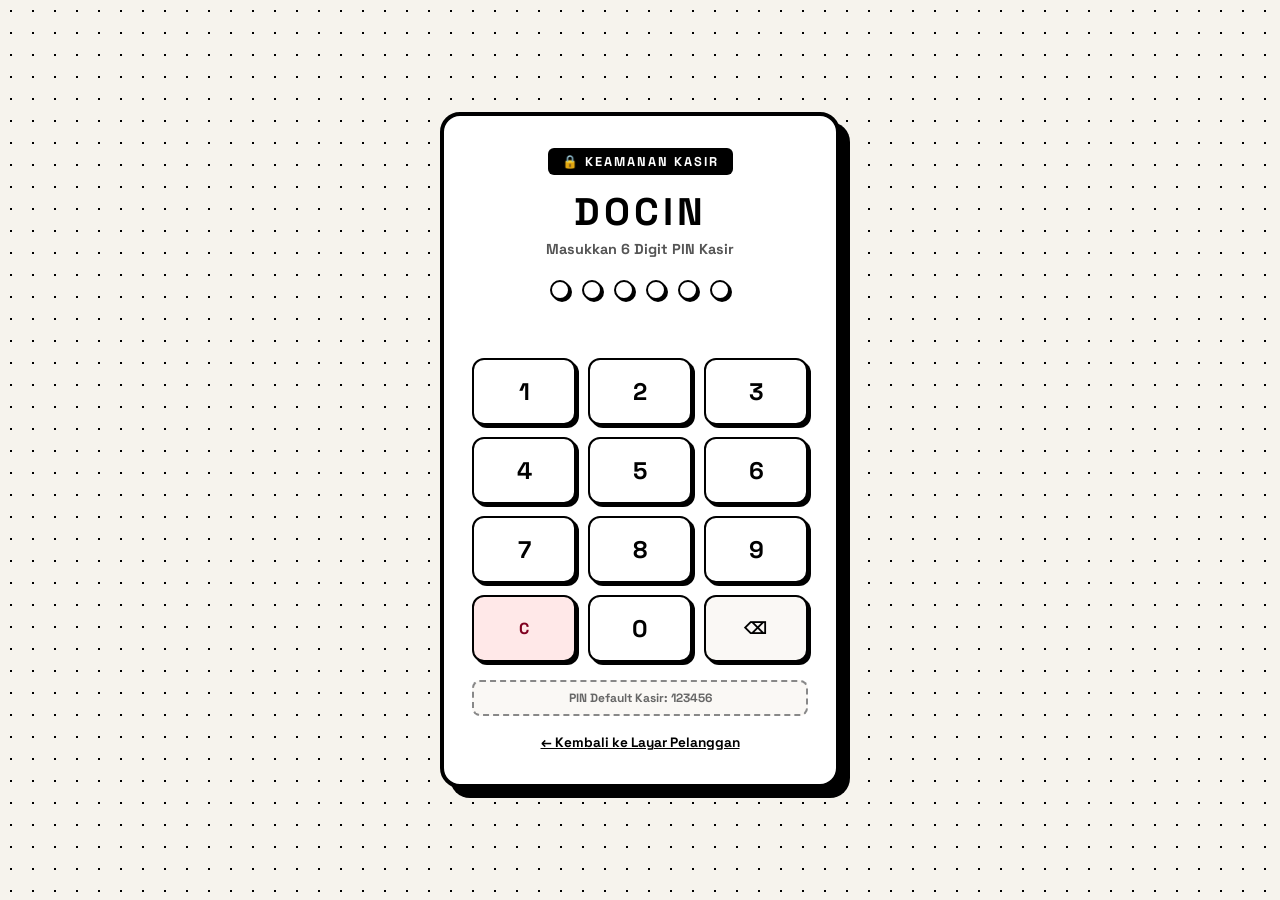
<file: templates/admin/login.html>
<!DOCTYPE html>
<html lang="id">
<head>
  <meta charset="UTF-8">
  <meta name="viewport" content="width=device-width, initial-scale=1">
  <title>DOCIN - Login Kasir (PIN Keamanan)</title>
  <link rel="stylesheet" href="https://fonts.googleapis.com/css2?family=Space+Grotesk:wght@600;700;800;900&display=swap">
  <style>
    :root {
      --black: #000000;
      --white: #FFFFFF;
      --maroon: #800020;
      --maroon-hover: #960026;
      --bg-page: #F6F3ED;
      
      --border-thick: 3.5px solid #000000;
      --border-medium: 2.5px solid #000000;
      --shadow-lg: 8px 8px 0px #000000;
      --shadow-md: 5px 5px 0px #000000;
      --shadow-sm: 3px 3px 0px #000000;
    }

    * { box-sizing: border-box; margin: 0; padding: 0; }

    body {
      background-color: var(--bg-page);
      background-image: radial-gradient(#000000 1.2px, transparent 1.2px);
      background-size: 22px 22px;
      color: var(--black);
      font-family: 'Space Grotesk', sans-serif;
      min-height: 100vh;
      display: flex;
      flex-direction: column;
      align-items: center;
      justify-content: center;
      padding: 20px;
    }

    .login-card {
      background: var(--white);
      border: 4px solid var(--black);
      border-radius: 20px;
      padding: 32px 28px;
      max-width: 400px;
      width: 100%;
      text-align: center;
      box-shadow: 10px 10px 0px var(--black);
    }

    .badge-lock {
      display: inline-flex;
      align-items: center;
      gap: 6px;
      background: var(--black);
      color: var(--white);
      font-size: 0.8rem;
      font-weight: 800;
      letter-spacing: 2px;
      padding: 5px 14px;
      border-radius: 6px;
      margin-bottom: 12px;
      text-transform: uppercase;
    }

    .brand-title {
      font-size: 2.4rem;
      font-weight: 900;
      letter-spacing: 4px;
      margin-bottom: 4px;
    }

    .brand-subtitle {
      color: #555555;
      font-size: 0.9rem;
      font-weight: 700;
      margin-bottom: 22px;
    }

    /* PIN Dots Display */
    .pin-display {
      display: flex;
      justify-content: center;
      gap: 12px;
      margin-bottom: 20px;
    }

    .pin-dot {
      width: 20px;
      height: 20px;
      border-radius: 50%;
      border: 2.5px solid var(--black);
      background: var(--white);
      box-shadow: 2px 2px 0px var(--black);
      transition: all 0.15s ease;
    }

    .pin-dot.filled {
      background: var(--maroon);
      transform: scale(1.15);
    }

    /* Keypad Grid */
    .keypad {
      display: grid;
      grid-template-columns: repeat(3, 1fr);
      gap: 12px;
      margin-bottom: 18px;
    }

    .key-btn {
      padding: 16px 0;
      font-family: 'Space Grotesk', sans-serif;
      font-size: 1.5rem;
      font-weight: 900;
      background: var(--white);
      color: var(--black);
      border: var(--border-medium);
      border-radius: 12px;
      box-shadow: var(--shadow-sm);
      cursor: pointer;
      user-select: none;
      transition: all 0.1s ease;
      display: flex;
      align-items: center;
      justify-content: center;
    }

    .key-btn:hover {
      background: #EFEBE4;
      transform: translate(-2px, -2px);
      box-shadow: 5px 5px 0px var(--black);
    }

    .key-btn:active {
      transform: translate(2px, 2px);
      box-shadow: 1px 1px 0px var(--black);
    }

    .key-btn.action-btn {
      font-size: 1rem;
      letter-spacing: 1px;
    }

    .key-btn.btn-clear {
      background: #FFE8E8;
      color: var(--maroon);
    }

    .key-btn.btn-del {
      background: #FAF8F5;
    }

    #error-msg {
      min-height: 24px;
      font-size: 0.85rem;
      font-weight: 800;
      color: var(--maroon);
      margin-bottom: 14px;
    }

    .hint-box {
      background: #FAF8F5;
      border: 2px dashed #888888;
      border-radius: 8px;
      padding: 8px 12px;
      font-size: 0.75rem;
      font-weight: 700;
      color: #666666;
    }

    .link-back {
      display: inline-block;
      margin-top: 18px;
      color: var(--black);
      font-size: 0.85rem;
      font-weight: 800;
      text-decoration: underline;
    }
  </style>
</head>
<body>
  <div class="login-card">
    <div class="badge-lock">🔒 KEAMANAN KASIR</div>
    <h1 class="brand-title">DOCIN</h1>
    <p class="brand-subtitle">Masukkan 6 Digit PIN Kasir</p>

    <!-- Visual PIN Dots -->
    <div class="pin-display">
      <div class="pin-dot" id="dot-0"></div>
      <div class="pin-dot" id="dot-1"></div>
      <div class="pin-dot" id="dot-2"></div>
      <div class="pin-dot" id="dot-3"></div>
      <div class="pin-dot" id="dot-4"></div>
      <div class="pin-dot" id="dot-5"></div>
    </div>

    <div id="error-msg"></div>

    <!-- Keypad Numpad -->
    <div class="keypad">
      <button class="key-btn" onclick="pressKey('1')">1</button>
      <button class="key-btn" onclick="pressKey('2')">2</button>
      <button class="key-btn" onclick="pressKey('3')">3</button>
      
      <button class="key-btn" onclick="pressKey('4')">4</button>
      <button class="key-btn" onclick="pressKey('5')">5</button>
      <button class="key-btn" onclick="pressKey('6')">6</button>
      
      <button class="key-btn" onclick="pressKey('7')">7</button>
      <button class="key-btn" onclick="pressKey('8')">8</button>
      <button class="key-btn" onclick="pressKey('9')">9</button>
      
      <button class="key-btn action-btn btn-clear" onclick="clearPin()">C</button>
      <button class="key-btn" onclick="pressKey('0')">0</button>
      <button class="key-btn action-btn btn-del" onclick="deletePin()">⌫</button>
    </div>

    <div class="hint-box">
      PIN Default Kasir: <strong>123456</strong>
    </div>

    <a href="/" class="link-back">← Kembali ke Layar Pelanggan</a>
  </div>

  <script>
    let currentPin = "";
    const errorEl = document.getElementById("error-msg");

    function updateDots() {
      for (let i = 0; i < 6; i++) {
        const dot = document.getElementById("dot-" + i);
        if (i < currentPin.length) {
          dot.classList.add("filled");
        } else {
          dot.classList.remove("filled");
        }
      }
    }

    function pressKey(digit) {
      if (currentPin.length < 6) {
        currentPin += digit;
        updateDots();
        errorEl.textContent = "";
        if (currentPin.length === 6) {
          submitPin();
        }
      }
    }

    function deletePin() {
      if (currentPin.length > 0) {
        currentPin = currentPin.slice(0, -1);
        updateDots();
        errorEl.textContent = "";
      }
    }

    function clearPin() {
      currentPin = "";
      updateDots();
      errorEl.textContent = "";
    }

    async function submitPin() {
      errorEl.textContent = "Memverifikasi...";
      try {
        const res = await fetch("/api/admin/login", {
          method: "POST",
          headers: { "Content-Type": "application/json" },
          body: JSON.stringify({ pin: currentPin })
        });
        const data = await res.json();
        if (res.ok) {
          window.location.href = "/admin";
        } else {
          errorEl.textContent = data.error || "PIN Salah.";
          currentPin = "";
          updateDots();
        }
      } catch (e) {
        errorEl.textContent = "Gagal terhubung ke server.";
        currentPin = "";
        updateDots();
      }
    }

    // Keyboard support
    window.addEventListener("keydown", (e) => {
      if (e.key >= "0" && e.key <= "9") {
        pressKey(e.key);
      } else if (e.key === "Backspace") {
        deletePin();
      } else if (e.key === "Escape") {
        clearPin();
      }
    });
  </script>
</body>
</html>
</file>
